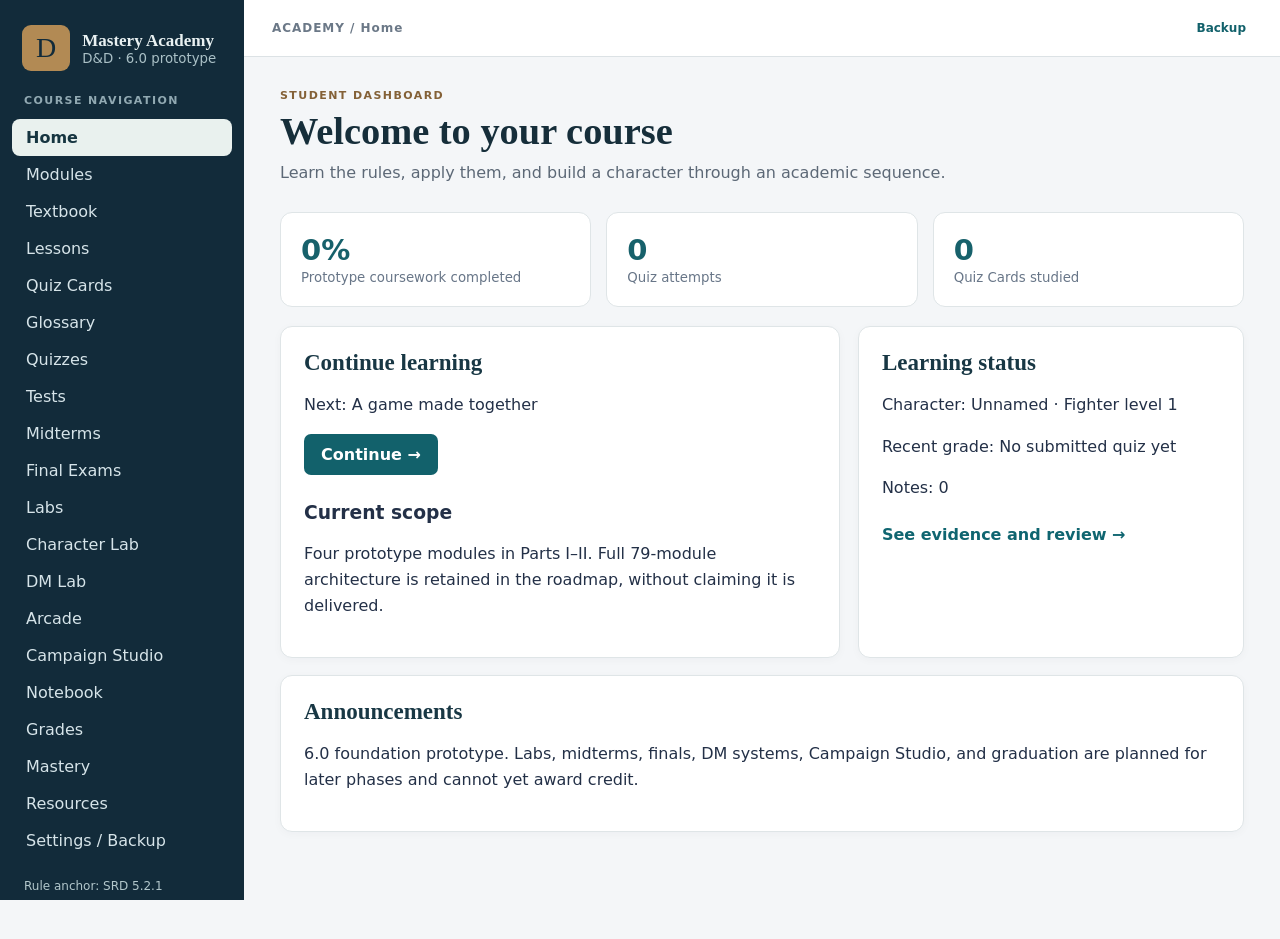
<file: index.html>
<!doctype html><html lang="en"><head><meta charset="UTF-8"><meta name="viewport" content="width=device-width,initial-scale=1"><title>D&D Mastery Academy 6.0</title>  <script type="module" crossorigin src="./assets/index-BEK5itAJ.js"></script>
  <link rel="stylesheet" crossorigin href="./assets/index-CLYOix2q.css">
</head><body><div id="app"></div></body></html>
</file>
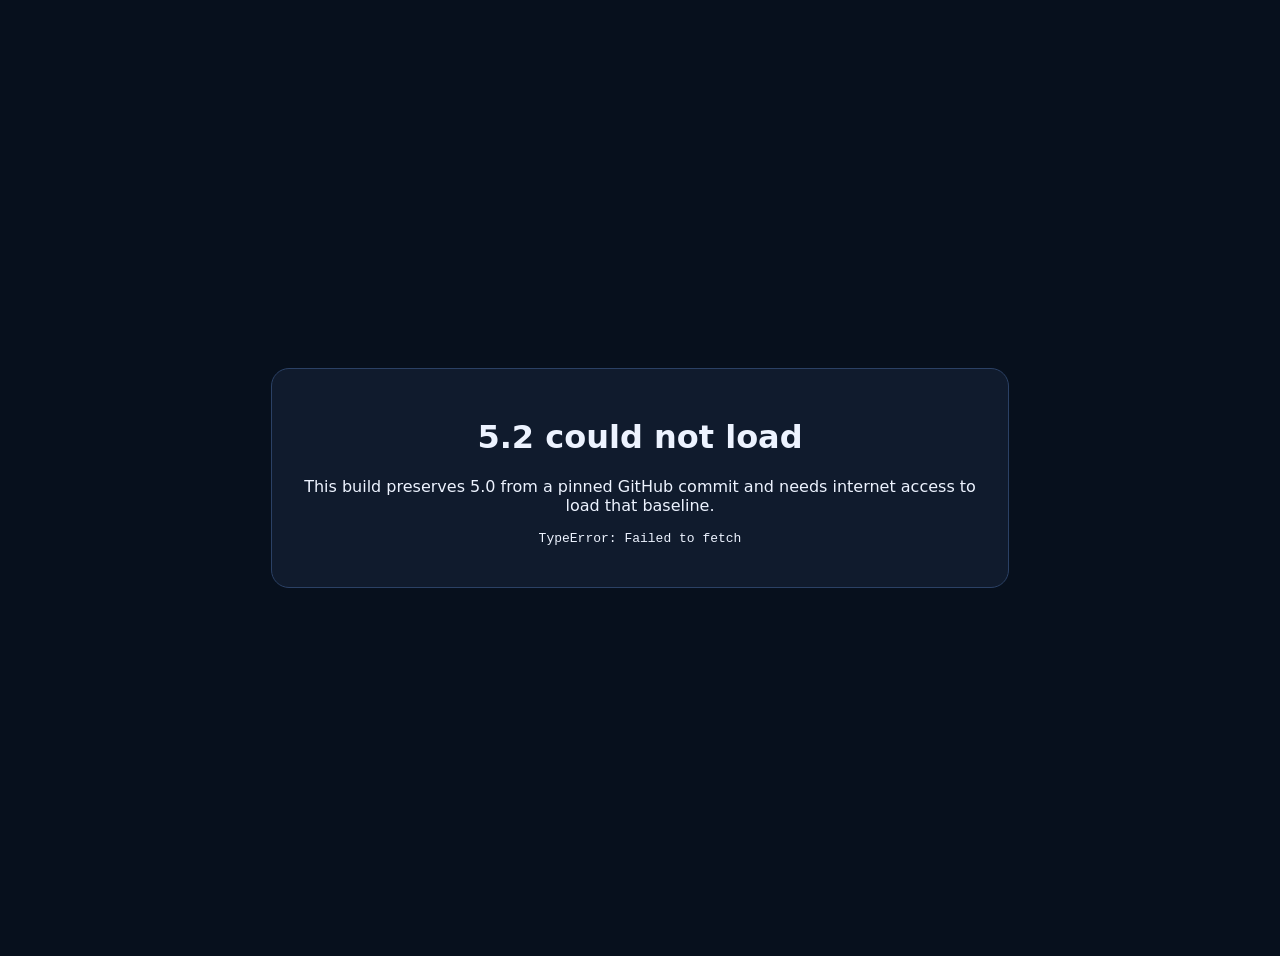
<file: index-6.html>
<!doctype html>
<html>
<head>
<meta charset="utf-8">
<meta name="viewport" content="width=device-width,initial-scale=1">
<title>D&D Mastery Academy 5.2</title>
<style>
html,body{margin:0;background:#07101d;color:#edf3ff;font-family:system-ui,-apple-system,Segoe UI,sans-serif}
#boot{min-height:100vh;display:grid;place-items:center;padding:28px;text-align:center}
#boot .box{max-width:680px;background:#101b2d;border:1px solid #2b4165;border-radius:18px;padding:28px}
</style>
</head>
<body>
<div id="boot"><div class="box"><h1>D&D Mastery Academy 5.2</h1><p>Loading the preserved 5.0 curriculum and the 5.2 experience upgrade…</p></div></div>
<script>
(async()=>{
const BASE='https://raw.githubusercontent.com/rasool4d/dnd-master-academy/d979f1ef7256c72029fef29385dbe6ff9c07c006/index.html';
try{
 let src=await (await fetch(BASE,{cache:'no-store'})).text();
 src=src.replaceAll('D&D Mastery Academy 5.0','D&D Mastery Academy 5.2')
        .replaceAll('dnd-mastery-academy-v5-progress.json','dnd-mastery-academy-v5-2-progress.json')
        .replace("Reset all 5.0 local progress?","Reset all 5.2 local progress?");
 const patch=`<style>
 .v52scene{position:relative;min-height:300px;border-radius:16px;overflow:hidden;background:linear-gradient(#172d4a 0 56%,#101a22 56%);border:1px solid #49658c}
 .v52sky{position:absolute;inset:0 0 44% 0;background:radial-gradient(circle at 80% 20%,#f5c85d 0 5%,transparent 5.5%),linear-gradient(#183653,#263e58)}
 .v52ground{position:absolute;left:0;right:0;bottom:0;height:46%;background:linear-gradient(#26372d,#142219)}
 .v52grid{position:absolute;inset:0;background-image:linear-gradient(#ffffff12 1px,transparent 1px),linear-gradient(90deg,#ffffff12 1px,transparent 1px);background-size:42px 42px;perspective:500px}
 .v52token{position:absolute;width:58px;height:58px;border-radius:50%;display:grid;place-items:center;font-size:32px;border:3px solid #fff8;box-shadow:0 8px 20px #0008;transition:.3s}
 .v52hero{left:15%;bottom:18%;background:#285f8d}.v52foe{right:16%;bottom:23%;background:#71323b}
 .v52prop{position:absolute;font-size:54px;filter:drop-shadow(0 8px 8px #0008)}
 .v52caption{position:absolute;left:12px;right:12px;bottom:10px;background:#07101de8;border:1px solid #526685;border-radius:12px;padding:9px 12px;font-size:.9rem}
 .v52dice{position:absolute;left:46%;top:26%;font-size:66px;transform:rotate(-12deg);filter:drop-shadow(0 8px 8px #0008)}
 .v52meter{position:absolute;top:15px;left:15px;right:15px;display:flex;justify-content:space-between;gap:8px}
 .v52badge{background:#07101ddc;border:1px solid #6ca7e8;border-radius:999px;padding:5px 10px;font-size:.78rem}
 .game52{border:1px solid #45628a;border-radius:16px;padding:14px;background:#0a1727}
 .game52hud{display:flex;justify-content:space-between;gap:8px;flex-wrap:wrap;margin-bottom:10px}
 .game52stage{min-height:155px;border-radius:12px;padding:15px;background:linear-gradient(135deg,#172a44,#0c1828);border:1px solid #344c72}
 .game52actions{display:grid;grid-template-columns:repeat(auto-fit,minmax(190px,1fr));gap:9px;margin-top:12px}
 .game52actions button{min-height:58px}
 .game52log{margin-top:10px;min-height:44px}
 .game52pip{display:inline-block;width:11px;height:11px;border-radius:50%;background:#31445f;margin-right:5px}
 .game52pip.on{background:#63d28f;box-shadow:0 0 10px #63d28f}
 .game52roll{font-size:2.2rem;font-weight:900;color:#f5c85d}
 @media(max-width:600px){.v52scene{min-height:260px}.v52token{width:48px;height:48px;font-size:26px}.v52prop{font-size:44px}}
 </style>
 <script>
 const V52={};
 function sceneTheme(l){
   const r=l.road, title=l.title.toLowerCase();
   let prop='🏰', foe='👹', hero='🧙';
   if(r===0){prop='🗿';hero='🗡️';foe='❓'}
   if(r===1){prop='🎲';hero='🧝';foe='🎯'}
   if(r===2){prop='📜';hero='🧙';foe='🛡️'}
   if(r===3){prop='⚔️';hero='🛡️';foe='👺'}
   if(r===4){prop='✨';hero='🧙‍♂️';foe='🐲'}
   if(r===5){prop='🧰';hero='🧝‍♀️';foe='🧌'}
   if(r===6){prop='🗺️';hero='🧙';foe='🐉'}
   if(r===7){prop='🏰';hero='📚';foe='⚙️'}
   if(title.includes('initiative'))prop='⏱️';
   if(title.includes('advantage'))prop='🎲🎲';
   if(title.includes('spell'))prop='🔮';
   if(title.includes('world'))prop='🗺️';
   if(title.includes('campaign'))prop='🏰';
   return {prop,foe,hero};
 }
 visualSVG=function(l){
   const t=sceneTheme(l);
   return '<div class="v52scene" role="img" aria-label="Illustrated tabletop scene for '+esc(l.title)+'">'+
    '<div class="v52sky"></div><div class="v52ground"></div><div class="v52grid"></div>'+
    '<div class="v52meter"><span class="v52badge">LESSON '+(l.id+1)+'</span><span class="v52badge">'+esc(DB.roads[l.road].name.replace(/^Road [IVX]+ — /,''))+'</span></div>'+
    '<div class="v52token v52hero">'+t.hero+'</div><div class="v52token v52foe">'+t.foe+'</div>'+
    '<div class="v52prop" style="left:43%;bottom:19%">'+t.prop+'</div><div class="v52dice">🎲</div>'+
    '<div class="v52caption"><b>See the situation:</b> '+esc(l.scenario)+'<br><span class="gold">Watch for:</span> '+esc(l.takeaway)+'</div></div>';
 };
 function gameData(l){
   const term=l.terms[0]||'the rule';
   return [
    {title:'Read the Scene',text:l.scenario,good:'Inspect what is actually happening before touching the dice.',bad1:'Roll immediately because every scene needs a check.',bad2:'Pick your highest statistic first.'},
    {title:'Choose the Procedure',text:'The situation is now uncertain and the consequence matters. Which approach follows this lesson?',good:'Use the lesson model: '+l.model,bad1:'Ignore the trigger and improvise a bonus.',bad2:'Use the same procedure for every kind of challenge.'},
    {title:'Resolve & Explain',text:'The table needs your ruling. Finish the encounter without losing the lesson principle.',good:'Resolve it, state the consequence, and connect it to: '+l.takeaway,bad1:'Change the rule after seeing the result.',bad2:'Treat the die as the author of the story.'}
   ];
 }
 miniScenarioHTML=function(l){
   V52[l.id]={stage:0,lives:3,done:!!S.games[l.id],roll:null};
   return '<div class="game52" id="g52_'+l.id+'"><div class="game52hud"><b>⚔️ Encounter: '+esc(l.title)+'</b><span id="g52hud_'+l.id+'">Stage 1/3 • ❤️❤️❤️</span></div>'+
   '<div id="g52body_'+l.id+'"></div><div class="game52log" id="gameMsg'+l.id+'"></div></div>';
 };
 function render52Game(id){
   const l=DB.lessons[id], st=V52[id]||{stage:0,lives:3,done:!!S.games[id]}, data=gameData(l), n=Math.min(st.stage,2), x=data[n];
   if(st.stage>=3){
    document.getElementById('g52body_'+id).innerHTML='<div class="game52stage success"><h3>🏆 Encounter Complete</h3><p>You solved all three stages by applying the lesson in context.</p><div class="game52roll">✓</div></div>';
    document.getElementById('g52hud_'+id).textContent='3/3 • Complete';
    return;
   }
   document.getElementById('g52hud_'+id).textContent='Stage '+(st.stage+1)+'/3 • '+'❤️'.repeat(st.lives)+'🖤'.repeat(3-st.lives);
   document.getElementById('g52body_'+id).innerHTML='<div class="game52stage"><div><span class="game52pip '+(st.stage>0?'on':'')+'"></span><span class="game52pip '+(st.stage>1?'on':'')+'"></span><span class="game52pip"></span></div><h3>'+esc(x.title)+'</h3><p>'+esc(x.text)+'</p><div class="game52actions">'+
   '<button onclick="game52Pick('+id+',1)">'+esc(x.good)+'</button><button class="alt" onclick="game52Pick('+id+',0)">'+esc(x.bad1)+'</button><button class="alt" onclick="game52Pick('+id+',0)">'+esc(x.bad2)+'</button></div></div>';
 }
 window.game52Pick=function(id,ok){
   const st=V52[id], msg=document.getElementById('gameMsg'+id);
   if(ok){
    const roll=1+Math.floor(Math.random()*20); st.roll=roll; st.stage++;
    msg.innerHTML='<div class="success"><b>Good decision.</b> 🎲 d20: <span class="gold">'+roll+'</span>. The roll changes the fiction only after you chose the right procedure.</div>';
    if(st.stage>=3){ if(!S.games[id]){award('mini:'+id,15);S.games[id]=1;save()} setTimeout(()=>render52Game(id),350); }
    else setTimeout(()=>render52Game(id),450);
   }else{
    st.lives=Math.max(0,st.lives-1);
    msg.innerHTML='<div class="danger"><b>Setback.</b> That choice skips the lesson procedure. The encounter does not advance. '+(st.lives?'Try another action.':'The party regroups — lives restored, but you still must solve this stage.')+'</div>';
    if(st.lives===0)st.lives=3;
    render52Game(id);
   }
 };
 const oldOpenLesson=openLesson;
 openLesson=function(id){oldOpenLesson(id); setTimeout(()=>render52Game(id),0)};
 renderGames=function(){
   let h='<button onclick="show(\\'dash\\')">← Dashboard</button><div class="card"><h1>🎮 Encounter Arcade 5.2</h1><p>These are three-stage playable encounters. A wrong action causes a setback instead of advancing, and replays cannot farm XP.</p></div><div class="grid">';
   DB.lessons.forEach(l=>h+='<div class="card"><h3>'+(S.games[l.id]?'✅':'⚔️')+' '+esc(l.title)+'</h3><p>'+esc(l.scenario)+'</p><button onclick="openLesson('+l.id+')">'+(S.games[l.id]?'Replay encounter':'Enter encounter')+'</button></div>');
   h+='</div>';document.getElementById('games').innerHTML=h;
 };
 const oldRenderDash=renderDash;
 renderDash=function(){oldRenderDash(); const b=document.querySelector('.brand');if(b)b.textContent='🐉 D&D Mastery Academy 5.2'};
 renderDash();renderHeader();
 <\/script>`;
 src=src.replace('</body>',patch+'</body>');
 document.open();document.write(src);document.close();
}catch(e){
 document.getElementById('boot').innerHTML='<div class="box"><h1>5.2 could not load</h1><p>This build preserves 5.0 from a pinned GitHub commit and needs internet access to load that baseline.</p><pre>'+String(e)+'</pre></div>';
}
})();
</script>
</body></html>
</file>
<file: assets/index-CLYOix2q.css>
:root{font-family:Inter,system-ui,-apple-system,Segoe UI,sans-serif;color:#233047;background:#f4f6f8;font-size:16px}*{box-sizing:border-box}body{margin:0}button,input,select,textarea{font:inherit}button{cursor:pointer}a{color:#12616b}.layout{display:flex;min-height:100vh}.sidebar{width:244px;flex:none;background:#122b3a;color:#e9f1f2;position:sticky;top:0;height:100vh;overflow:auto;padding:20px 12px}.brand{display:flex;gap:12px;align-items:center;padding:5px 10px 23px}.brand b{font-family:Georgia,serif;font-size:17px}.brand small{display:block;color:#aac0c6}.crest{font-family:Georgia,serif;font-size:28px;background:#b28a54;color:#122b3a;border-radius:9px;padding:7px 14px}.course-label,.kicker{font-size:11px;letter-spacing:.13em;font-weight:800;color:#846137}.course-label{padding:0 12px 12px;color:#91a9b2}.navitem{width:100%;border:0;background:transparent;color:#d6e4e9;padding:9px 14px;text-align:left;border-radius:8px}.navitem:hover,.navitem:focus-visible{background:#254456}.navitem.active{background:#e9f1ee;color:#163540;font-weight:700}.source-tag{padding:20px 12px;color:#b2c7cb;font-size:12px}.mainwrap{flex:1;min-width:0}.topbar{height:57px;background:#fff;border-bottom:1px solid #dce2e5;display:flex;align-items:center;gap:12px;padding:0 28px;color:#6b7887;font-size:12px;font-weight:700;letter-spacing:.08em}.topbar button{margin-left:auto;background:none;border:0;color:#12616b}.topbar #menu{display:none;margin:0}main{max-width:1180px;margin:0 auto;padding:32px 36px 90px;outline:none}.pagehead{margin-bottom:27px}.pagehead h1{font-family:Georgia,serif;color:#162e3a;font-size:clamp(30px,3vw,44px);line-height:1.12;margin:8px 0}.pagehead p{color:#5c6876;max-width:760px;margin:0;line-height:1.5}.panel{background:#fff;border:1px solid #dfe5e7;border-radius:12px;padding:23px;margin-bottom:17px;box-shadow:0 2px 10px #132d3b08}.panel h2{font-family:Georgia,serif;color:#183744;font-size:23px;margin:0 0 12px}.panel h3{margin-top:27px}.panel p{line-height:1.6}.columns{display:grid;grid-template-columns:1.45fr 1fr;gap:18px}.stats{display:grid;grid-template-columns:repeat(3,1fr);gap:15px;margin-bottom:19px}.stats>div{background:#fff;border:1px solid #dfe5e7;border-radius:12px;padding:20px}.stats strong{display:block;color:#17616b;font-size:29px}.stats small{color:#687688}.link{border:0;background:none;color:#0f6570;font-weight:700;padding:8px 0;text-align:left}.link:hover{text-decoration:underline}.link.primary,button.primary{background:#12616b;color:#fff;border:0;border-radius:7px;padding:11px 17px;text-decoration:none}.panel>button:not(.link),.row>button:not(.link),.upload{border:1px solid #bdcbd0;background:#fff;border-radius:7px;padding:10px 14px;color:#124e59;margin:4px 7px 4px 0}.panel>button.primary{background:#12616b;color:#fff}.cards-grid{display:grid;grid-template-columns:repeat(2,minmax(0,1fr));gap:15px}.cards-grid .panel{margin:0}.moduleitem{display:flex;align-items:center;gap:17px;padding:13px 0;border-top:1px solid #e6eaeb}.moduleitem>span{width:105px;flex:none;color:#39806d;font-size:13px}.moduleitem>div{flex:1}.moduleitem small{display:block;color:#71808b;margin-top:4px}.reader{display:grid;grid-template-columns:230px minmax(0,1fr);gap:20px}.toc{position:sticky;top:15px;height:max-content;font-size:14px}.toc ul{padding-left:19px;line-height:2}.chapter{max-width:800px}.chapter section{scroll-margin-top:20px}.chapter section p{font-family:Georgia,serif;font-size:18px;line-height:1.75;color:#33404c}.chapter h2{margin-top:35px}.callout,.mistake{background:#eaf3f1;border-left:4px solid #227b7c;padding:13px 18px;margin:18px 0}.mistake{background:#fff5e8;border-color:#bb8545}.callout p,.mistake p{margin:6px 0!important;font-size:16px!important}.visual{background:#f6faf9;border:1px solid #cce0dd;border-radius:12px;padding:25px;margin:18px 0}.visual figcaption{font-size:13px;color:#546673;margin-top:18px}.flow,.equation{display:flex;align-items:center;justify-content:space-around;gap:10px}.flow>div,.decision>div,.sheetdiagram>div{background:#fff;border:2px solid #6ba5a4;border-radius:10px;padding:13px;text-align:center;flex:1}.flow small{display:block;margin-top:8px}.flow span{font-size:24px;color:#12616b}.die,.fixed{font-size:32px;background:#fff;border:2px solid #45858a;border-radius:12px;padding:10px}.die small{display:block;font-size:14px;text-align:center}.equation strong{font-size:33px;color:#135f63}.decision{display:grid;gap:9px;text-align:center}.branches{display:flex;gap:10px}.branches span{flex:1;padding:10px;background:#e7f2f0;border-radius:9px}.sheetdiagram{display:grid;gap:9px}.sheetdiagram .hint{background:#e7f2f0;border:0}.row{display:flex;align-items:center;gap:14px;flex-wrap:wrap;margin-top:16px}input,select,textarea{border:1px solid #aebdc3;border-radius:6px;padding:9px;background:#fff;color:#20313c;max-width:100%}textarea{width:100%;min-height:96px;display:block;margin:9px 0}input:focus-visible,select:focus-visible,textarea:focus-visible,button:focus-visible,a:focus-visible{outline:3px solid #deaa5b;outline-offset:2px}.search{width:100%;max-width:650px;margin-bottom:22px}.option{display:block;padding:10px;border:1px solid #dce5e5;border-radius:7px;margin:8px 0}.option input{margin-right:10px}fieldset{border:0;border-bottom:1px solid #e1e6e7;margin-bottom:20px;padding:0 0 20px}legend{font-weight:700;margin-bottom:12px}.good{color:#13704c}.error,.errors{color:#a23935}.muted,small{color:#687784}.fieldgrid,.abilitygrid,.mini-grid{display:grid;grid-template-columns:repeat(2,1fr);gap:12px}.abilitygrid{grid-template-columns:repeat(3,1fr)}.fieldgrid label,.abilitygrid label{display:flex;flex-direction:column;gap:5px}.fieldgrid label:has(input[type=checkbox]){display:block}.abilitygrid small{font-size:12px}.derived{display:grid;grid-template-columns:1fr 1fr;gap:10px}.derived>div{background:#eef6f4;padding:15px;border-radius:8px}.derived span,.derived small{display:block}.derived strong{font-size:29px}.mini-grid>div{border-bottom:1px solid #e8edee;padding:5px}.mini-grid b{float:right}.mini-grid small{display:block}.upload{display:inline-block}.upload input{display:block;margin-top:6px;max-width:220px}table{border-collapse:collapse;width:100%}th,td{text-align:left;padding:12px;border-bottom:1px solid #e2e7e8}.notice{background:#e8f4f2;padding:14px;border:1px solid #91c8be;border-radius:8px;margin-bottom:16px}.flash{max-width:620px;margin:auto;text-align:center}.flash .row{justify-content:center}summary{cursor:pointer}@media(max-width:800px){.sidebar{position:fixed;z-index:10;transform:translate(-100%);transition:transform .2s;box-shadow:6px 0 20px #0003}.sidebar.open{transform:none}.topbar #menu{display:block}.topbar{padding:0 18px}main{padding:22px 16px 70px}.columns,.reader{grid-template-columns:1fr}.toc{position:static}.cards-grid{grid-template-columns:1fr}}@media(max-width:480px){.stats{grid-template-columns:1fr 1fr}.stats>div{padding:13px}.stats strong{font-size:24px}.flow{flex-direction:column}.flow>div{width:100%}.flow span{transform:rotate(90deg)}.branches,.derived{flex-direction:column;display:flex}.abilitygrid{grid-template-columns:repeat(2,1fr)}.moduleitem{gap:7px}.moduleitem>span{width:76px;font-size:11px}.panel{padding:17px}.equation{gap:3px}.die,.fixed{font-size:22px;padding:5px}table{font-size:12px}}.goldscene{padding:12px}.goldscene svg{display:block;border-radius:9px}.goldscene figcaption{font-size:15px;line-height:1.55;color:#304753}.grade-entry{border-top:1px solid #e1e8e8;padding:10px 0}.grade-entry small{display:block}.grade-entry p{margin:4px 0}.chapter ol li{line-height:1.7;margin-bottom:9px}.sidebar.open{outline:3px solid #deaa5b;outline-offset:-3px}@media(max-width:800px){.sidebar{width:min(84vw,300px)}.mainwrap[inert]:after{content:"";position:fixed;inset:0;background:#09222a88;z-index:8}}@media(max-width:480px){.stats{grid-template-columns:1fr}.moduleitem{align-items:flex-start;flex-wrap:wrap}.moduleitem>div{min-width:55%}.moduleitem .link{margin-left:76px}.topbar{font-size:10px}.panel{overflow-wrap:anywhere}}.inline-term{font:inherit;color:#0c626f;border:0;border-bottom:1px dotted #0c626f;background:transparent;padding:0;display:inline;cursor:pointer}.term-dialog{max-width:min(92vw,560px);border:1px solid #8eaaa8;border-radius:12px;padding:25px;box-shadow:0 15px 45px #132d3b55;color:#233047}.term-dialog::backdrop{background:#102a3988}.term-dialog h2{font-family:Georgia,serif}.term-dialog button{margin-top:14px;background:#12616b;color:#fff;border:0;border-radius:6px;padding:9px 14px}
</file>
